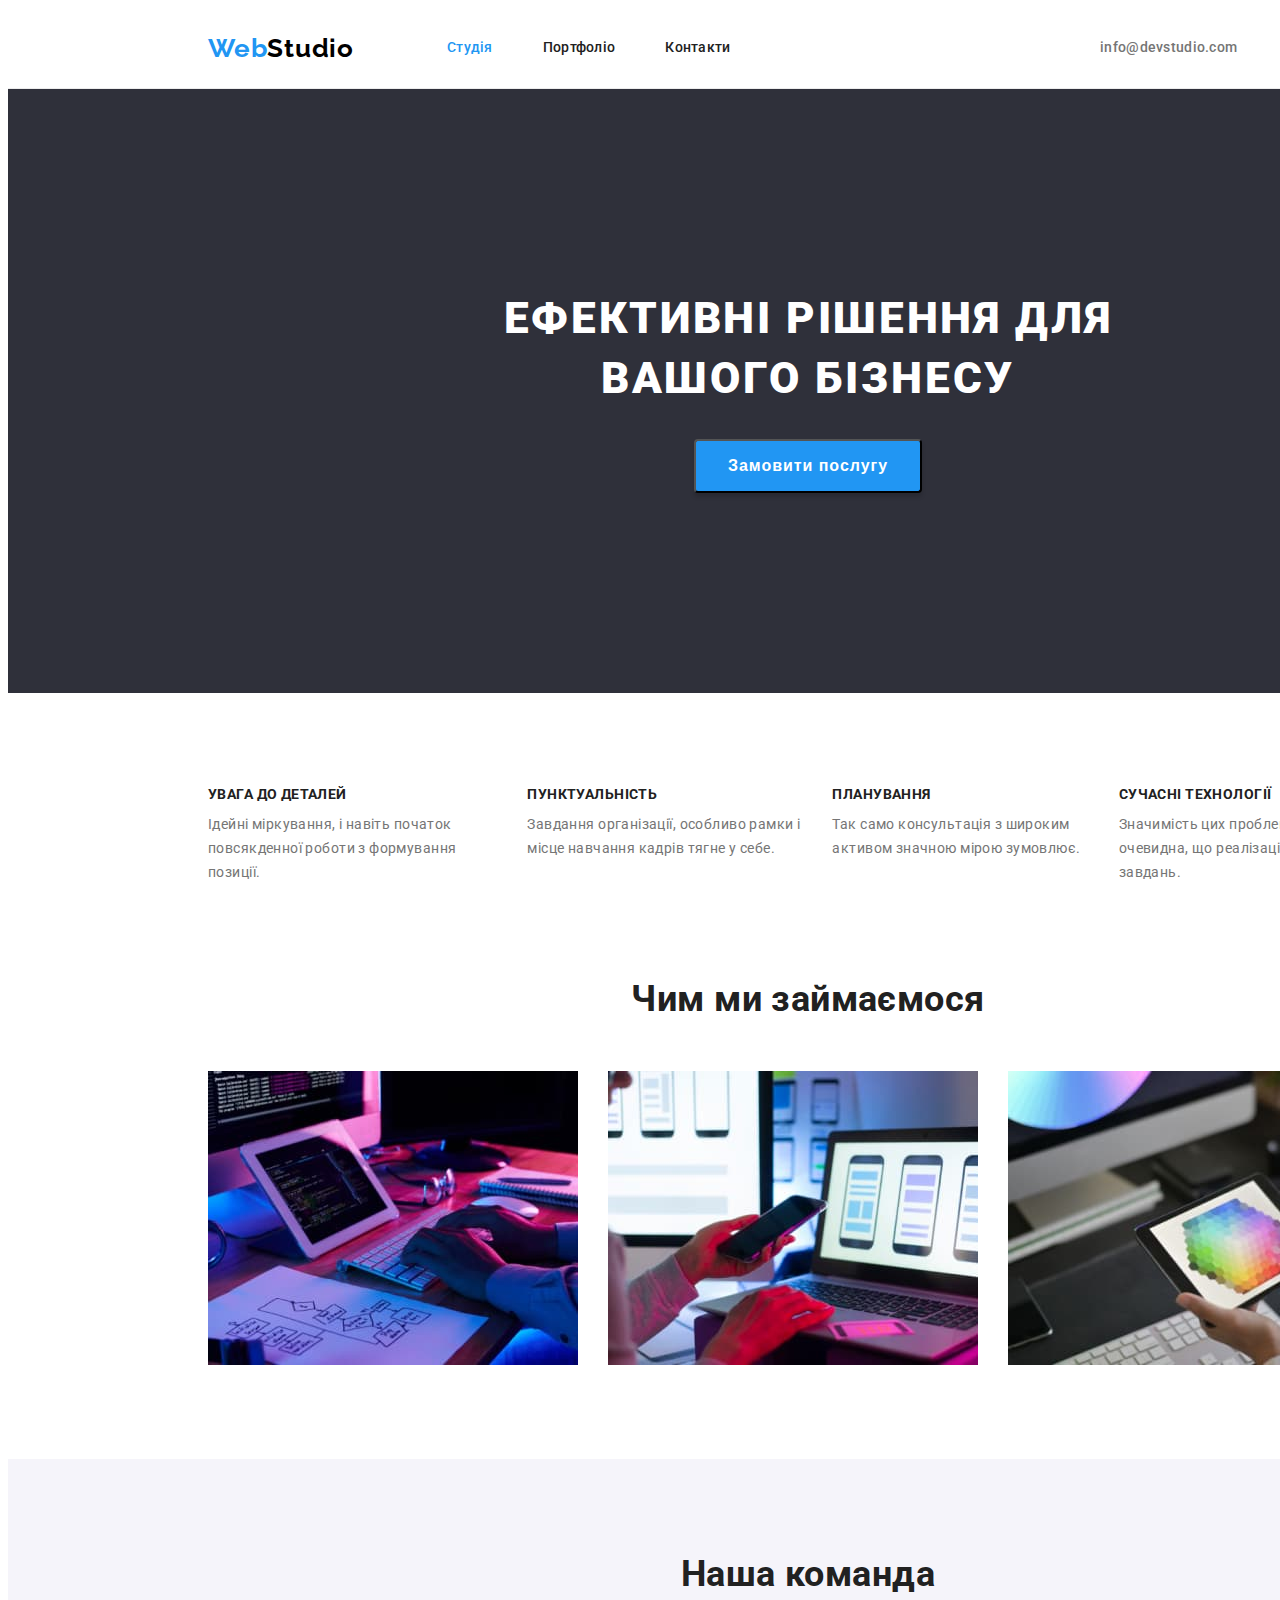
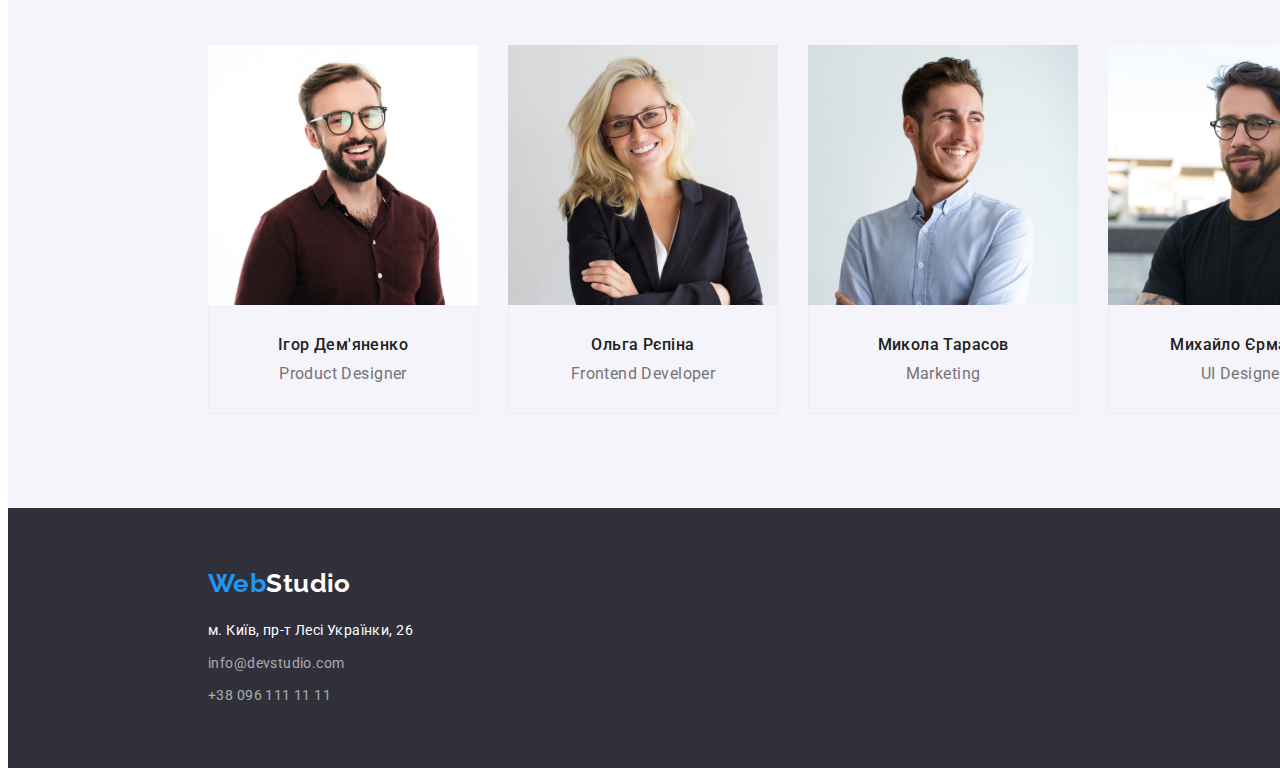
<file: index.html>
<!DOCTYPE html>
<html lang="uk">
  <head>
    <meta charset="UTF-8" />
    <meta http-equiv="X-UA-Compatible" content="IE=edge" />
    <meta name="viewport" content="width=device-width, initial-scale=1.0" />
    <title>Головна</title>

    <link rel="preconnect" href="https://fonts.googleapis.com" />
    <link rel="preconnect" href="https://fonts.gstatic.com" crossorigin />
    <link
      href="https://fonts.googleapis.com/css2?family=Raleway:wght@700&family=Roboto:wght@400;500;700;900&display=swap"
      rel="stylesheet"
    />
    <link
      rel="stylesheet"
      href="https://cdnjs.cloudflare.com/ajax/libs/modern-normalize/1.1.0/modern-normalize.min.css"
      integrity="sha512-wpPYUAdjBVSE4KJnH1VR1HeZfpl1ub8YT/NKx4PuQ5NmX2tKuGu6U/JRp5y+Y8XG2tV+wKQpNHVUX03MfMFn9Q=="
      crossorigin="anonymous"
      referrerpolicy="no-referrer"
    />
    <link rel="stylesheet" href="./CSS/styles.css" />
  </head>

  <body>
    <header class="hdr">
      <div class="container header-container">
        <a class="logo" href="./index.html" lang="en"
          ><span class="logo-web">Web</span>Studio</a
        >
        <nav class="hdr-nav">
          <ul class="hdr-link-nav">
            <li class="item nav-item">
              <a class="hdr-link current" href="./index.html">Студія</a>
            </li>
            <li class="item nav-item">
              <a class="hdr-link" href="./portfolio.html">Портфоліо</a>
            </li>
            <li class="item nav-item">
              <a class="hdr-link" href="">Контакти</a>
            </li>
          </ul>
        </nav>
        <ul class="hdr-address">
          <li class="item address-item">
            <a class="hdr-nav-mail" href="mailto:info@devstudio.com"
              >info@devstudio.com</a
            >
          </li>
          <li class="item address-item">
            <a class="hdr-nav-mail" href="tel:+380961111111"
              >+38 096 111 11 11</a
            >
          </li>
        </ul>
      </div>
    </header>

    <main>
      
        <section class="hero section">
          <div class="container hero-container">
          <h1 class="hero-title">
            Ефективні рішення для <br />
            вашого бізнесу
          </h1>
          <button class="hero-button" type="button">Замовити послугу</button>
          </div>
        </section>
        <section class="skills section">
          <div class="container skills-container">
          <h2 class="visually-hidden">Переваги</h2>
          <ul class="skills-all">
            <li class="item skills-item">
              <h3 class="skills-name">УВАГА ДО ДЕТАЛЕЙ</h3>
              <p class="skills-text">
                Ідейні міркування, і навіть початок повсякденної роботи з
                формування позиції.
              </p>
            </li>
            <li class="item skills-item">
              <h3 class="skills-name">ПУНКТУАЛЬНІСТЬ</h3>
              <p class="skills-text">
                Завдання організації, особливо рамки і місце навчання кадрів
                тягне у себе.
              </p>
            </li>
            <li class="item skills-item">
              <h3 class="skills-name">ПЛАНУВАННЯ</h3>
              <p class="skills-text">
                Так само консультація з широким активом значною мірою зумовлює.
              </p>
            </li>
            <li class="item skills-item">
              <h3 class="skills-name">СУЧАСНІ ТЕХНОЛОГІЇ</h3>
              <p class="skills-text">
                Значимість цих проблем настільки очевидна, що реалізація
                планових завдань.
              </p>
            </li>
          </ul>
          </div>
        </section>
        <section class="duties section">
          <div class="container duties-container">
          <h2 class="duties-title">Чим ми займаємося</h2>
          <ul class="duties-foto">
            <li class="item duties-item">
              <img
                class="img"
                src="./images/computer.jpg"
                alt="Робота на компютері"
                width="370"
              />
            </li>
            <li class="item duties-item">
              <img
                class="img"
                src="./images/smartphone.jpg"
                alt="Робота на смартфоні"
                width="370"
              />
            </li>
            <li class="item duties-item">
              <img
                class="img"
                src="./images/tablet.jpg"
                alt="Робота на планшеті"
                width="370"
              />
            </li>
          </ul>
          </div>
        </section>
        <section class="team section">
          <div class="container team-container">
          <h2 class="team-title">Наша команда</h2>
          <ul class="team-people">
            <li class="item team-item">
              <img
                class="team-foto img"
                src="./images/igor-demyanenko.jpg"
                alt="Ігор Дем'яненко"
                width="270"
                height="260"
              />
              <div class="team-div">
                <h3 class="team-name">Ігор Дем'яненко</h3>
                <p class="team-text">Product Designer</p>
              </div >
            </li>
            <li class="item team-item">
              <img
                class="team-foto img"
                src="./images/olga-repina.jpg"
                alt="Ольга Рєпіна"
                width="270"
                height="260"
              />
              <div class="team-div">
              <h3 class="team-name">Ольга Рєпіна</h3>
              <p class="team-text">Frontend Developer</p>
              </div>
            </li>
            <li class="item team-item">
              <img
                class="team-foto img"
                src="./images/mykola-tarasov.jpg"
                alt="Микола Тарасов"
                width="270"
                height="260"
              />
              <div class="team-div">
              <h3 class="team-name">Микола Тарасов</h3>
              <p class="team-text">Marketing</p>
              </div>
            </li>
            <li class="item team-item">
              <img
                class="team-foto img"
                src="./images/myhaylo-ermakov.jpg"
                alt="Михайло Єрмаков"
                width="270"
                height="260"
              />
              <div class="team-div">
              <h3 class="team-name">Михайло Єрмаков</h3>
              <p class="team-text">UI Designer</p>
              </div>
            </li>
          </ul>
          </div>
        </section>
      </div>
    </main>

    <footer class="ftr">
      <div class="container ftr-container">
        <a class="ftr-logo" href="./index.html" lang="en"
          ><span class="logo-web">Web</span>Studio</a
        >
        <address>
          <ul class="ftr-nav">
            <li class="item ftr-item">
              <a
                class="ftr-nav-map"
                href="https://goo.gl/maps/f6xAqRKvcFHoWggMA"
                target="_blank"
                rel="noopener noreferrer"
                >м. Київ, пр-т Лесі Українки, 26</a
              >
            </li>

            <li class="item ftr-item">
              <a class="ftr-mail" href="mailto:info@devstudio.com"
                >info@devstudio.com</a
              >
            </li>
            <li class="item ftr-item">
              <a class="ftr-mail" href="tel:+380961111111">+38 096 111 11 11</a>
            </li>
          </ul>
        </address>
      </div>
    </footer>
  </body>
</html>
</file>
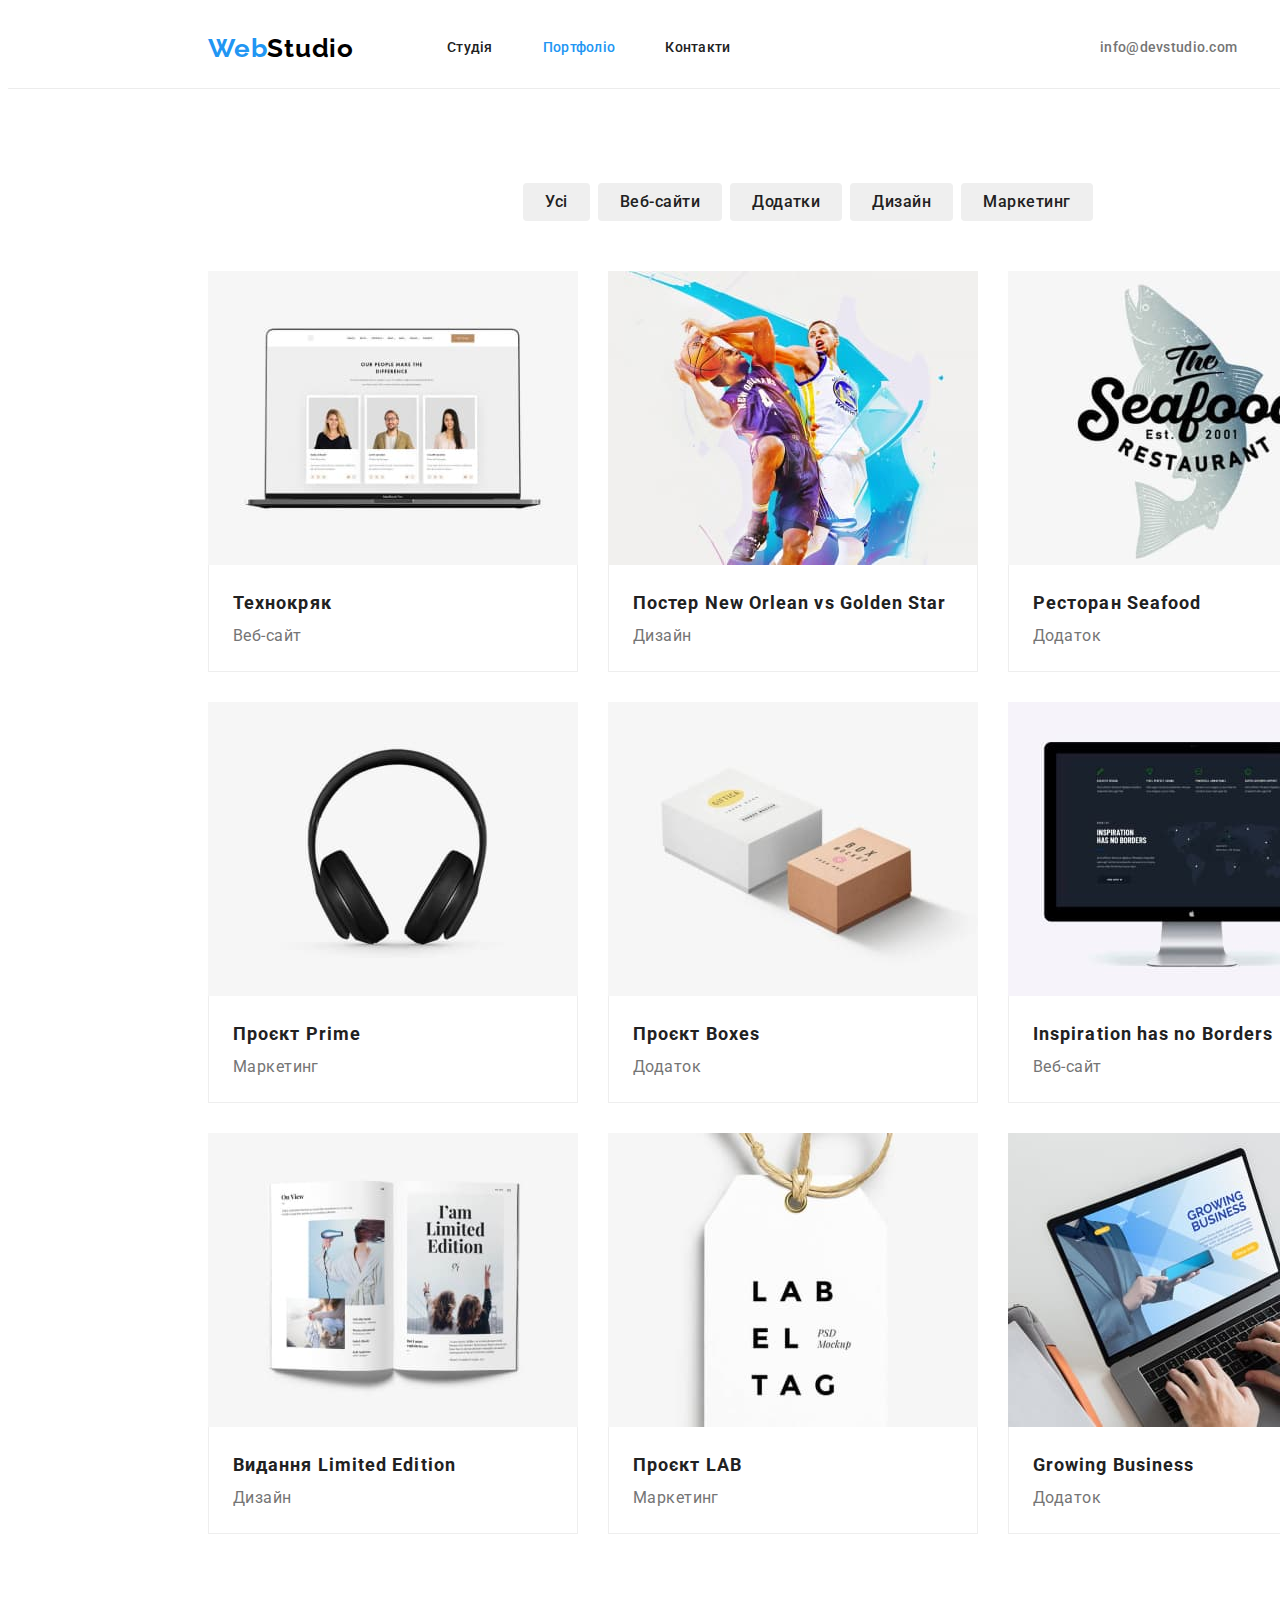
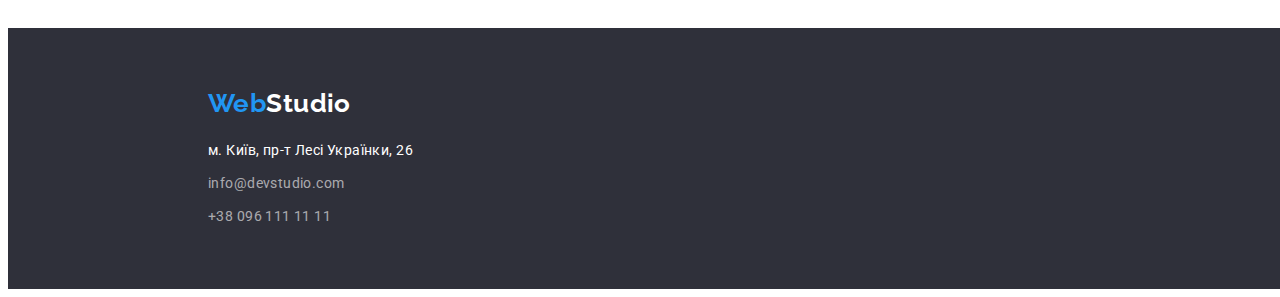
<file: portfolio.html>
<!DOCTYPE html>
<html lang="uk">
  <head>
    <meta charset="UTF-8" />
    <meta http-equiv="X-UA-Compatible" content="IE=edge" />
    <meta name="viewport" content="width=device-width, initial-scale=1.0" />
    <title>Головна</title>

    <link rel="preconnect" href="https://fonts.googleapis.com" />
    <link rel="preconnect" href="https://fonts.gstatic.com" crossorigin />
    <link
      href="https://fonts.googleapis.com/css2?family=Raleway:wght@700&family=Roboto:wght@400;500;700;900&display=swap"
      rel="stylesheet"
    />
    <link
      rel="stylesheet"
      href="https://cdnjs.cloudflare.com/ajax/libs/modern-normalize/1.1.0/modern-normalize.min.css"
      integrity="sha512-wpPYUAdjBVSE4KJnH1VR1HeZfpl1ub8YT/NKx4PuQ5NmX2tKuGu6U/JRp5y+Y8XG2tV+wKQpNHVUX03MfMFn9Q=="
      crossorigin="anonymous"
      referrerpolicy="no-referrer"
    />
    <link rel="stylesheet" href="./CSS/styles.css" />
  </head>

  <body>
    <header class="hdr">
      <div class="container header-container">
        <a class="logo" href="./index.html" lang="en"
          ><span class="logo-web">Web</span>Studio</a
        >
        <nav class="hdr-nav">
          <ul class="hdr-link-nav">
            <li class="item nav-item">
              <a class="hdr-link" href="./index.html">Студія</a>
            </li>
            <li class="item nav-item">
              <a class="hdr-link current" href="./portfolio.html">Портфоліо</a>
            </li>
            <li class="item nav-item">
              <a class="hdr-link" href="">Контакти</a>
            </li>
          </ul>
        </nav>
        <ul class="hdr-address">
          <li class="item address-item">
            <a class="hdr-nav-mail" href="mailto:info@devstudio.com"
              >info@devstudio.com</a
            >
          </li>
          <li class="item address-item">
            <a class="hdr-nav-mail" href="tel:+380961111111"
              >+38 096 111 11 11</a
            >
          </li>
        </ul>
      </div>
    </header>

    <main>
      <section class="portfolio-main section">
        <div class="container portfolio-container">
          <h1 class="visually-hidden">Розділи</h1>
          <ul class="btn">
            <li class="item btn-item">
              <button class="main-button" type="button">Усі</button>
            </li>
            <li class="item btn-item">
              <button class="main-button" type="button">Веб-сайти</button>
            </li>
            <li class="item btn-item">
              <button class="main-button" type="button">Додатки</button>
            </li>
            <li class="item btn-item">
              <button class="main-button" type="button">Дизайн</button>
            </li>
            <li class="item btn-item">
              <button class="main-button" type="button">Маркетинг</button>
            </li>
          </ul>

          <ul class="work">
            <li class="work-item">
              <a class="work-link" href="#">
                <img
                  class="work-foto img"
                  src="./images/tehno.jpg"
                  alt="Технокряк"
                  width="370"
                />
                <div class="work-div">
                  <h2 class="work-title">Технокряк</h2>
                  <p class="work-text">Веб-сайт</p>
                </div>
              </a>
            </li>
            <li class="work-item">
              <a class="work-link" href="#"
                ><img
                  class="work-foto img"
                  src="./images/poster.jpg"
                  alt="Постер"
                  width="370"
                />
                <div class="work-div">
                  <h2 class="work-title">Постер New Orlean vs Golden Star</h2>
                  <p class="work-text">Дизайн</p>
                </div></a
              >
            </li>
            <li class="work-item">
              <a class="work-link" href="#"
                ><img
                  class="work-foto img"
                  src="./images/seafoot.jpg"
                  alt="Ресторан"
                />
                <div class="work-div">
                  <h2 class="work-title">Ресторан Seafood</h2>
                  <p class="work-text">Додаток</p>
                </div></a
              >
            </li>
            <li class="work-item">
              <a class="work-link" href="#"
                ><img
                  class="work-foto img"
                  src="./images/primer.jpg"
                  alt="Маркетинг"
                  width="370"
                />
                <div class="work-div">
                  <h2 class="work-title">Проєкт Prime</h2>
                  <p class="work-text">Маркетинг</p>
                </div></a
              >
            </li>
            <li class="work-item">
              <a class="work-link" href="#"
                ><img
                  class="work-foto img"
                  src="./images/box.jpg"
                  alt="Додаток"
                  width="370"
                />
                <div class="work-div">
                  <h2 class="work-title">Проєкт Boxes</h2>
                  <p class="work-text">Додаток</p>
                </div></a
              >
            </li>
            <li class="work-item">
              <a class="work-link" href="#"
                ><img
                  class="work-foto img"
                  src="./images/noboder.jpg"
                  alt="Веб-сайт"
                  width="370"
                />
                <div class="work-div">
                  <h2 class="work-title">Inspiration has no Borders</h2>
                  <p class="work-text">Веб-сайт</p>
                </div></a
              >
            </li>
            <li class="work-item">
              <a class="work-link" href="#"
                ><img
                  class="work-foto img"
                  src="./images/limit.jpg"
                  alt="Дизайн"
                  width="370"
                />
                <div class="work-div">
                  <h2 class="work-title">Видання Limited Edition</h2>
                  <p class="work-text">Дизайн</p>
                </div></a
              >
            </li>
            <li class="work-item">
              <a class="work-link" href="#"
                ><img
                  class="work-foto img"
                  src="./images/lab.jpg"
                  alt="Маркетинг"
                  width="370"
                />
                <div class="work-div">
                  <h2 class="work-title">Проєкт LAB</h2>
                  <p class="work-text">Маркетинг</p>
                </div></a
              >
            </li>

            <li class="work-item">
              <a class="work-link" href="#"
                ><img
                  class="work-foto img"
                  src="./images/grow.jpg"
                  alt="Додаток"
                  width="370"
                />
                <div class="work-div">
                  <h2 class="work-title">Growing Business</h2>
                  <p class="work-text">Додаток</p>
                </div>
              </a>
            </li>
          </ul>
        </div>
      </section>
    </main>

    <footer class="ftr">
      <div class="container ftr-container">
        <a class="ftr-logo" href="./index.html" lang="en"
          ><span class="logo-web">Web</span>Studio</a
        >
        <address>
          <ul class="ftr-nav">
            <li class="item ftr-item">
              <a
                class="ftr-nav-map"
                href="https://goo.gl/maps/f6xAqRKvcFHoWggMA"
                target="_blank"
                rel="noopener noreferrer"
                >м. Київ, пр-т Лесі Українки, 26</a
              >
            </li>

            <li class="item ftr-item">
              <a class="ftr-mail" href="mailto:info@devstudio.com"
                >info@devstudio.com</a
              >
            </li>
            <li class="item ftr-item">
              <a class="ftr-mail" href="tel:+380961111111">+38 096 111 11 11</a>
            </li>
          </ul>
        </address>
      </div>
    </footer>
  </body>
</html>
</file>
<file: CSS/styles.css>
:root {
  --main-color: #757575;
  --back-color: #ffffff;
  --link-color: #2196f3;
  --h-color: #212121;
  --logo-color: #2196f3;
  --button-color: #2196f3;
  --back-section-color: #f5f4fa;
  --hero-back-color: #2f303a;
}

body {
  width: 1600px;

  font-family: "Roboto", sans-serif;
  font-style: normal;
  font-weight: 400;
  font-size: 14px;
  line-height: 1.14;
  letter-spacing: 0.03em;
  color: var(--main-color);
  background-color: var(--back-color);
}

h1,
h2,
h3,
h4,
h5,
h6,
p {
  margin: 0;
}

.container {
  margin-left: auto;
  margin-right: auto;
  width: 1200px;
  padding: 0 15px;
}

.section {
  padding-top: 94px;
  padding-bottom: 94px;
}

img {
  display: block;
}
/* -----------------------HEADER-------------------- */

.hdr {
  border-bottom: 1px solid #ececec;
}

.logo {
  margin-right: 93px;
  display: inline-block;
  padding-top: 25px;
  padding-bottom: 24px;
  text-decoration: none;
  font-family: "Raleway", sans-serif;
  font-style: normal;
  font-weight: 700;
  font-size: 26px;
  line-height: 1.19;
  letter-spacing: 0.03em;

  color: #000000;
}

.logo-web {
  color: var(--logo-color);
}
.header-container {
  display: flex;
  align-items: center;
}

.hdr-link-nav {
  display: flex;
  margin: 0;
  padding: 0;
  gap: 50px;
}
.address-item,
.nav-item {
  padding-top: 32px;
  padding-bottom: 32px;
}

/* .hdr-link-nav .item + .item {
  margin-left: 50px;
} */

.hdr-link {
  text-decoration: none;
  color: var(--h-color);
}

.hdr-nav {
  font-weight: 500;
  letter-spacing: 0.02em;
}

.hdr-link-nav {
  list-style: none;
}

.hdr-link:hover,
.hdr-link:focus {
  color: var(--button-color);
}

.current {
  color: var(--h-color);
}

.hdr-link-nav .current {
  color: var(--button-color);
}

.hdr-address {
  display: flex;
  gap: 50px;
  margin: 0;
  padding: 0;
  margin-left: auto;
  list-style: none;
  font-weight: 500;
  letter-spacing: 0.02em;
}

.container.hdr-address {
  justify-content: flex-end;
}

/* .hdr-address .item + .item {
  margin-left: 50px;
} */

.hdr-nav-mail:hover,
.hdr-nav-mail:focus {
  color: var(--button-color);
}

.hdr-nav-mail {
  text-decoration: none;
  color: var(--main-color);
}

/* -------------------------section HERO------------ */

.hero {
  padding-top: 200px;
  padding-bottom: 200px;
  text-align: center;
  background-color: var(--hero-back-color);
}

.hero-title {
  margin-bottom: 30px;
  font-weight: 900;
  font-size: 44px;
  line-height: 1.36;
  letter-spacing: 0.06em;
  text-transform: uppercase;
  color: var(--back-color);
}

.hero-button {
  border-radius: 4px;
  padding: 10px 32px;
  cursor: pointer;
  font-weight: 700;
  font-size: 16px;
  line-height: 1.88;
  letter-spacing: 0.06em;
  color: var(--back-color);
  background-color: var(--button-color);
  box-shadow: 0px 4px 4px rgba(0, 0, 0, 0.15);
}

/* --------------------------section SKILLS--------------- */

.skills-all {
  display: flex;
  gap: 30px;
  margin: 0;
  padding: 0;
  list-style: none;
}
.skills-item {
}

.skills-name {
  margin-bottom: 10px;
  font-size: 14px;
  line-height: 1.14;
  font-weight: 700;
  text-transform: uppercase;

  color: var(--h-color);
}

.skills-text {
  line-height: 1.71;

  color: var(--main-color);
}

/* .skills-all .item + .item {
  margin-left: 30px;
} */

/* ------------section DUTIES---------------- */

.duties {
  padding-top: 0;
}
.duties-title {
  margin-bottom: 50px;
  text-align: center;
  font-size: 36px;
  line-height: 1.17;
  color: var(--h-color);
}

.duties-foto {
  display: flex;
  gap: 30px;
  margin: 0;
  padding: 0;
  list-style: none;
}

/* .duties-foto .item + .item {
  margin-left: 30px;
} */

.duties-item {
}

/* ---------------------section TEAM----------------- */

.team {
  background-color: var(--back-section-color);
}

.team-title {
  margin-bottom: 50px;
  font-size: 36px;
  text-align: center;
  line-height: 1.17;
  color: var(--h-color);
}

.team-people {
  display: flex;
  gap: 30px;
  margin: 0;
  padding: 0;
  list-style: none;
  font-size: 16px;
  line-height: 1.9;
}

.team-foto {
  margin: 0;
}

.team-div {
  border: 1px solid #eeeeee;
  border-top: none;
  padding-top: 30px;
}

.team-name {
  text-align: center;
  font-weight: 500;
  font-size: 16px;
  line-height: 1.188;
  margin-bottom: 10px;

  color: var(--h-color);
}

.team-text {
  font-size: 16px;
  line-height: 1.188;
  text-align: center;
  margin-bottom: 30px;
}

/* .team-people .item + .item {
  margin-left: 30px;
} */
/* -----------------FOOTER------------------ */
.ftr {
  padding-top: 60px;
  padding-bottom: 60px;
  background-color: var(--hero-back-color);
}

.ftr-container {
}

.ftr-logo {
  display: inline-block;
  margin-bottom: 20px;
  text-decoration: none;
  font-family: "Raleway";
  font-weight: 700;
  font-size: 26px;
  line-height: 1.19;
  color: var(--back-color);
}

.ftr-nav {
  padding: 0;
  margin: 0;
  list-style: none;
}

.ftr-nav-map {
  display: inline-block;
  font-style: normal;
  text-decoration: none;
  line-height: 1.71;
  color: var(--back-color);
  background-color: var(--hero-back-color);
}

.ftr-nav-map:hover,
.ftr-nav-map:focus {
  color: var(--button-color);
}

.ftr-mail {
  display: inline-block;
  font-style: normal;
  text-decoration: none;
  line-height: 1.71;
  color: rgba(255, 255, 255, 0.6);
}
.ftr-mail:hover,
.ftr-mail:focus {
  color: var(--button-color);
}

.ftr-item {
  display: block;
  margin: 0;
  padding: 0;
}

.ftr-nav .item + .item {
  margin-top: 9px;
}

.visually-hidden {
  position: absolute;
  white-space: nowrap;
  width: 1px;
  height: 1px;
  overflow: hidden;
  border: 0;
  padding: 0;
  clip: rect(0 0 0 0);
  clip-path: inset(50%);
  margin: -1px;
}

/* ---------------------------portfolio MAIN--------- */

.btn {
  display: flex;
  gap: 8px;
  justify-content: center;
  margin: 0;
  padding: 0;
  margin-bottom: 50px;
  list-style: none;
}

/* .btn .item + .item {
  margin-left: 8px;
} */

.btn-item {
  padding: 0;
  align-items: center;
}

.main-button {
  font-family: "Roboto";
  font-style: normal;
  padding: 6px 22px;
  font-weight: 500;
  cursor: pointer;
  border: none;
  border-radius: 4px;
  text-align: center;
  font-weight: 500;
  font-size: 16px;
  line-height: 1.625;
  letter-spacing: 0.03em;
  color: var(--h-color);
}

.main-button:hover,
.main-button:focus {
  color: var(--back-color);
  background-color: var(--button-color);
}

/* ---------------------section WORK------- */

.work {
  display: flex;
  flex-wrap: wrap;
  gap: 30px;
  margin: 0;
  padding: 0;
  list-style: none;
}

.work-item {
  width: (100%-60px) / 3;
  margin: 0;
  /* margin-right: 30px;
  margin-bottom: 30px; */
}

/* .work-item:nth-child(3n) {
  margin-right: 0;
}

.work-item:nth-last-child(-n + 3) {
  margin-bottom: 0;
} */

.work-div {
  border: 1px solid #eeeeee;
  border-top: none;
  padding: 20px 24px;
}

.work-title {
  font-size: 18px;
  line-height: 2;
  letter-spacing: 0.06em;

  color: var(--h-color);
}

.work-link {
  text-decoration: none;
}

.work-text {
  font-size: 16px;
  line-height: 1.88;
  color: var(--main-color);
}
</file>
